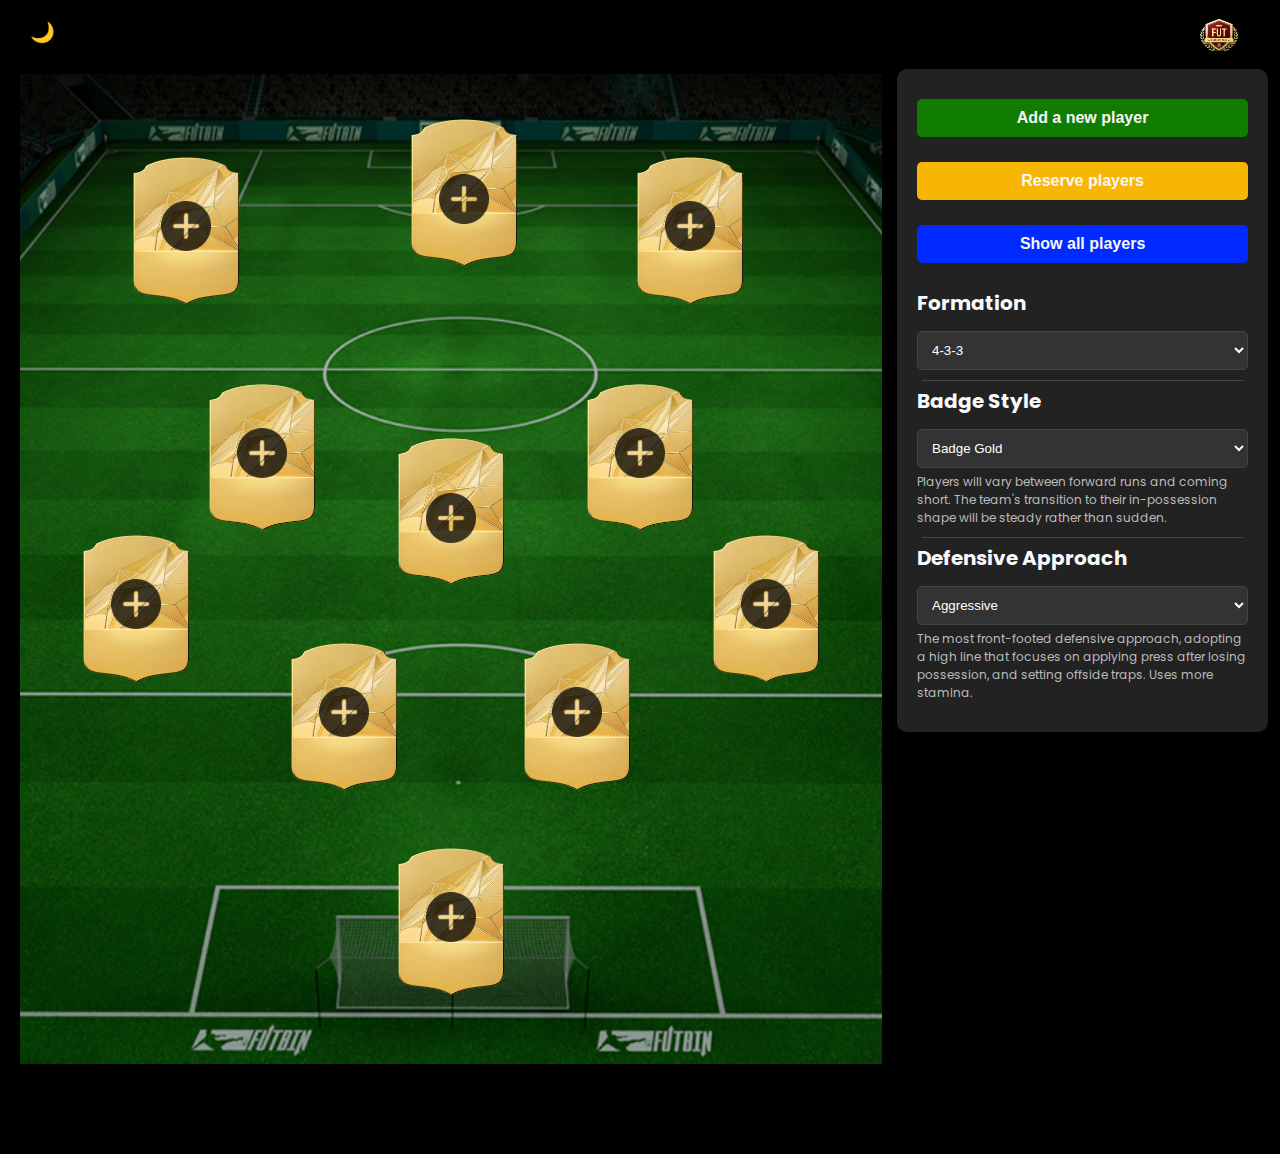
<file: index.html>
<!DOCTYPE html>
<html lang="en">

<head>
    <meta charset="UTF-8">
    <meta name="viewport" content="width=device-width, initial-scale=1.0">
    <link href='https://fonts.googleapis.com/css?family=Poppins' rel='stylesheet'>
    <link rel="stylesheet" href="assets/styles/styles.css">
    <title>FUT Champions</title>
</head>

<body>

    <header class="navbar">
        <img src="assets/media/images/logo PNG.png" class="logo-img"></img>
        <button id="theme-switcher" class="theme-btn">🌙</button>
    </header>

    <div class="container">
        <div class="stadium">
            <img src="assets/media/images/stadium_background.webp" alt="stadium-img" class="background-image">

            <img src="assets/media/images/badge_gold.png" alt="card-gk" class="card-gk">
            <img src="assets/media/images/plus.png" alt="card-gk-plus" class="card-gk-plus">
            <div class="absolute -right-4 top-3">
                <div class="cursor-pointer text-[rgb(247,231,195)]" onclick="edit()">
                    <i class="fa-solid fa-pen-to-square"></i>
                </div>
                <div class="cursor-pointer text-[#F7E7C3]" data-info="action-btn" onclick="handleDelete(event)">
                    <i class="fa-solid fa-trash" data-info="action-icon"></i>
                </div>
            </div>


            <div id="players-list">
                <div id="lb">
                    <img src="assets/media/images/badge_gold.png" alt="card-lm" class="card-lb">
                    <img src="assets/media/images/plus.png" alt="card-lm-plus" class="card-lb-plus" id="gk">
                    <div class="popupJoueurs">
                        <button class="close-btn-joueurs">&times;</button>
                        <div id="player-filter"></div>
                    </div>
                </div>

                <div id="cb-left">
                    <img src="assets/media/images/badge_gold.png" alt="card-cm-left" class="card-cb-left">
                    <img src="assets/media/images/plus.png" alt="card-cm-left-plus" class="card-cb-left-plus">
                </div>

                <div id="cb-right">
                    <img src="assets/media/images/badge_gold.png" alt="card-cm-right" class="card-cb-right">
                    <img src="assets/media/images/plus.png" alt="card-cm-right-plus" class="card-cb-right-plus">
                </div>

                <div id="rb">
                    <img src="assets/media/images/badge_gold.png" alt="card-rm" class="card-rb">
                    <img src="assets/media/images/plus.png" alt="card-rm-plus" class="card-rb-plus">
                </div>

                <div id="cm-center">
                    <img src="assets/media/images/badge_gold.png" alt="card-cb-centre" class="card-cm-centre">
                    <img src="assets/media/images/plus.png" alt="card-cb-centre-plus" class="card-cm-centre-plus">
                </div>

                <div id="cm-left">
                    <img src="assets/media/images/badge_gold.png" alt="card-cb-left" class="card-cm-left">
                    <img src="assets/media/images/plus.png" alt="card-cb-left-plus" class="card-cm-left-plus">
                </div>

                <div id="cm-right">
                    <img src="assets/media/images/badge_gold.png" alt="card-cb-right" class="card-cm-right">
                    <img src="assets/media/images/plus.png" alt="card-cb-right-plus" class="card-cm-right-plus">
                </div>

                <div id="lw">
                    <img src="assets/media/images/badge_gold.png" alt="card-lw" class="card-lw">
                    <img src="assets/media/images/plus.png" alt="card-lw-plus" class="card-lw-plus">
                </div>

                <div id="rw">
                    <img src="assets/media/images/badge_gold.png" alt="card-rw" class="card-rw">
                    <img src="assets/media/images/plus.png" alt="card-rw-plus" class="card-rw-plus">
                </div>

                <div id="st">
                    <img src="assets/media/images/badge_gold.png" alt="card-st" class="card-st">
                    <img src="assets/media/images/plus.png" alt="card-st-plus" class="card-st-plus">
                </div>
            </div>
        </div>


        <div class="options">
            <div class="options-container">
                <div>
                    <button class="add-button" onclick="openPopup()">Add a new player</button>
                </div>
                <div class="form-popup">
                    <button class="close-btn">&times;</button>
                    <form id="myForm" class="form">
                        <h2>Player information</h2>
                        <div class="form-elements">
                            <div class="upload-img-container">
                                <div class="upload-img-flag">
                                    <div>
                                        <label for="flag">Nationality Flag</label>
                                    </div>
                                    <div id="divFlag">
                                        <label for="flag" class="custom-file-upload">Flag</label>
                                        <input id="flag" type="file" />
                                        <span id="erreur-flag" class="erreur-message"></span>
                                    </div>

                                </div>

                                <div class="upload-img-logo">
                                    <div>
                                        <label for="logo">Club Logo</label>
                                    </div>
                                    <div id="divLogo">
                                        <label for="logo" class="custom-file-upload">Logo</label>
                                        <input id="logo" type="file" />
                                        <span id="erreur-logo" class="erreur-message"></span>
                                    </div>
                                </div>
                            </div>
                            <div id="divPhoto">
                                <label for="photo">Player photo</label>
                                <input type="url" placeholder="Player photo URL" id="photo" class="inputs" />
                                <span id="erreur-image" class="erreur-message"></span>
                            </div>
                            <div class="name-rate-input">
                                <div class="input-name" id="divName">
                                    <label for="name">Name</label>
                                    <input type="text" id="name" placeholder="Enter player name" />
                                    <span class="erreur-message" id="erreur-name"></span>
                                </div>
                                <div id="divRating">
                                    <label for="rating">Rating</label>
                                    <input type="number" id="rating" name="rating" min="1" max="99" class="inputs"
                                        placeholder="Rating" />
                                    <span class="erreur-message" id="erreur-rating"></span>
                                </div>
                            </div>
                            <div class="select-position" id="divPosition">
                                <label for="position">Position</label>
                                <select id="position">
                                    <option></option>
                                    <option value="Defender central (CB)">Defender central (CB)</option>
                                    <option value="Defender full-back left (LB)">Defender full-back left (LB)</option>
                                    <option value="Defender full-back right (RB)">Defender full-back right (RB)</option>
                                    <option value="Defender Midfielder central (CM)">Defender Midfielder central (CM)
                                    </option>
                                    <option value="Defender attacking midfielder (CM)">Defender attacking midfielder
                                        (CM)</option>
                                    <option value="Central striker (ST)">Central striker (ST)</option>
                                    <option value="Winger left (LW)">Winger left (LW)</option>
                                    <option value="Winger right (RW)">Winger right (RW)</option>
                                    <option value="Goalkeeper (GK)">Goalkeeper (GK)</option>
                                </select>
                                <span id="erreur-position" class="erreur-message"></span>
                            </div>

                            <div class="select-nationality" id="divNationality">
                                <label for="nationality">Nationality</label>
                                <select id="nationality">
                                    <option></option>
                                    <option value="afghanistan">Afghanistan</option>
                                    <option value="albania">Albania</option>
                                    <option value="algeria">Algeria</option>
                                    <option value="argentina">Argentina</option>
                                    <option value="australia">Australia</option>
                                    <option value="brazil">Brazil</option>
                                    <option value="canada">Canada</option>
                                    <option value="china">China</option>
                                    <option value="egypt">Egypt</option>
                                    <option value="france">France</option>
                                    <option value="germany">Germany</option>
                                    <option value="india">India</option>
                                    <option value="italy">Italy</option>
                                    <option value="japan">Japan</option>
                                    <option value="mexico">Mexico</option>
                                    <option value="morocco">Morocco</option>
                                    <option value="russia">Russia</option>
                                    <option value="saudi-arabia">Saudi Arabia</option>
                                    <option value="spain">Spain</option>
                                    <option value="united-states">United States</option>
                                </select>
                                <span id="erreur-nationality" class="erreur-message"></span>
                            </div>

                            <div class="select-club" id="divClub">
                                <label for="club">Club</label>
                                <select id="club">
                                    <option></option>
                                    <option value="real-madrid">Real Madrid</option>
                                    <option value="barcelona">FC Barcelona</option>
                                    <option value="manchester-united">Manchester United</option>
                                    <option value="manchester-city">Manchester City</option>
                                    <option value="bayern-munich">Bayern Munich</option>
                                    <option value="paris-saint-germain">
                                        Paris Saint-Germain (PSG)
                                    </option>
                                    <option value="liverpool">Liverpool FC</option>
                                    <option value="chelsea">Chelsea FC</option>
                                    <option value="juventus">Juventus</option>
                                    <option value="inter-milan">Inter Milan</option>
                                    <option value="ac-milan">AC Milan</option>
                                    <option value="arsenal">Arsenal FC</option>
                                    <option value="ajax">Ajax</option>
                                    <option value="atletico-madrid">Atlético Madrid</option>
                                    <option value="dortmund">Borussia Dortmund</option>
                                    <option value="tottenham">Tottenham Hotspur</option>
                                </select>
                                <span id="erreur-club" class="erreur-message"></span>
                            </div>

                            <div class="formation"></div>
                            <!-- <div id="errorMessages"></div> -->
                            <button type="button" id="submit-btn" class="submit-form-btn">
                                Add player
                            </button>
                        </div>
                    </form>
                </div>
                <div>

                    <div>
                        <button class="reserve-button">Reserve players</button>
                    </div>

                    <div id="reserve-players-popup" class="popup">
                        <div class="popup-content">
                            <span class="close-btn-reserve">&times;</span>
                            <div id="player-lists">
                
                            </div>
                        </div>
                    </div>

                    <div>
                        <button class="show-button">Show all players</button>
                    </div>

                    <div id="show-players-popup" class="popup">
                        <div class="popup-content">
                            <span class="close-btn-display-all">&times;</span>
                            <div id="players-lists">
                
                            </div>
                        </div>
                    </div>

    
                <div class="section">
                    <div class="formation-option">
                        <h2>Formation</h2>
                        <select>
                            <option>4-3-3</option>
                        </select>
                    </div>

                </div>
                <hr />
                <div class="section">
                    <h2>Badge Style</h2>
                    <select>
                        <option>Badge Gold</option>
                        <option>Badge Total ruch</option>
                        <option>Ballon d'or</option>

                    </select>
                    <p>
                        Players will vary between forward runs and coming short. The team's
                        transition to their in-possession shape will be steady rather than
                        sudden.
                    </p>
                </div>
                <hr />
                <div class="section">
                    <h2>Defensive Approach</h2>
                    <select>
                        <option>Aggressive</option>
                    </select>
                    <p>
                        The most front-footed defensive approach, adopting a high line that
                        focuses on applying press after losing possession, and setting offside
                        traps. Uses more stamina.
                    </p>
                </div>
            </div>
        </div>

        <script src="../assets/scripts/main.js"></script>
</body>

</html>
</file>
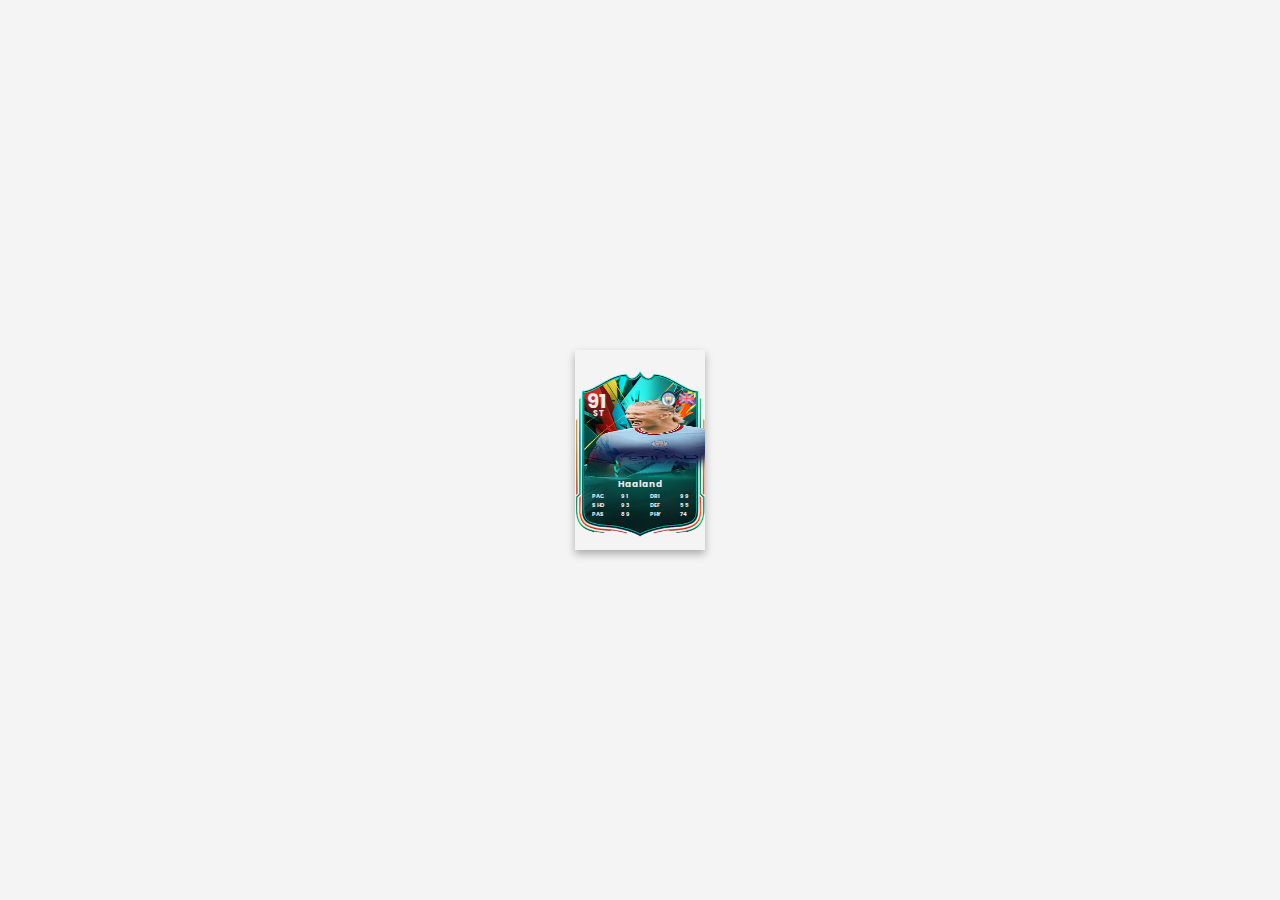
<file: pages/test.html>
<!DOCTYPE html>
<html lang="en">

<head>
    <meta charset="UTF-8">
    <meta name="viewport" content="width=device-width, initial-scale=1.0">
    <link href='https://fonts.googleapis.com/css?family=Poppins' rel='stylesheet'>
    <link rel="stylesheet" href="../assets/styles/test.css">
    <title>FUT Champions</title>
</head>

<body>

    <div class="card">
        <!-- Player Photo -->
        <div class="photo">
            <img src="../assets/media/images/50570733.png" >
        </div>

        <!-- Player Name -->
        <div id="name-place">
            <div class="name">Haaland</div>
        </div>
        <div class="rat-rate">91</div>

        <!-- Player Position -->
        <div class="position">ST</div>

        <!-- Nationality and Club -->
        <div class="club-flag">
            <div >
                <img class="flag" src="../assets/media/images/Flag_of_the_United_Kingdo.png" >
            </div>
            <div >
                <img class="logo" src="../assets/media/images/manchester-city.png" >
            </div>
        </div>

        <!-- Player Stats -->
        <div class="stats">
            <div id="stats-1">
                <div class="content-stats">
                <div>PAC</div>
                <div>91</div>
                <div>SHO</div>
                <div>93</div>
                <div>PAS</div>
                <div>89</div>
            </div>
            </div>
            <div id="stats-2">
                <div class="content-stats">
                <div>DRI</div>
                <div>99</div>
                <div>DEF</div>
                <div>55</div>
                <div>PHY</div>
                <div>74</div>
                </div>
            </div>
        </div>
    </div>
</body>

</html>
</file>
<file: assets/styles/styles.css>
:root {
    --color-text : rgb(236, 236, 236);
}

*{
    margin: 0;
    padding: 0;
    text-decoration: none;
    list-style: none;
}

body {
    font-family: 'Poppins';
    padding: 10px;
    background-color: black;
    color: white;
    font-size: 25px;
}

body.light {
    background-color: #f9f9f9;
    color: #333;
}

body.dark {
    background-color: #000000;
    color: #f9f9f9;
}

.navbar {
    display: flex;
    justify-content: space-between;
    align-items: center;
    padding: 10px 20px;
    color: #fff;
    position: sticky;
    margin-top: 0;
    margin-bottom: 10px;
}

.navbar .logo-img {
    position: absolute;
    top: 0;
    left: 92%;
    height: 50px;
    width: 100px;

}

.theme-btn {
    border: none;
    background: none;
    color: #fff;
    font-size: 20px;
    cursor: pointer;
}

.container {
    display: grid;
    grid-template-columns: 70% 30%;
    position: relative;
    height: 120vh;
}

.stadium {
    padding: 10px;
    height: 110vh;
    width: auto;
}

.options {
    padding: 5px;
    width: auto;
    height: 110vh;
}

.background-image {
    width: 100%;
    height: 100%;
    object-fit: cover;
}

.card-gk, .card-cb-left, .card-cb-right, .card-cm-centre, .card-cm-left, .card-cm-right, .card-st, .card-lb , .card-lw, .card-rw, .card-rb{ 
    position: absolute;
    transform: translate(-50%, -50%);
    width: 130px;
}

.card-gk-plus, .card-cb-left-plus, .card-cb-right-plus, .card-cm-centre-plus, .card-cm-left-plus, .card-cm-right-plus, .card-st-plus, .card-lb-plus , .card-lw-plus, .card-rw-plus, .card-rb-plus { 
    position: absolute;
    transform: translate(-50%, -50%);
    width: 50px; 
    opacity: 75%;
}

.card-gk {
    top: 79%;
    left: 35%;
}

.card-gk-plus {
    top: 79%;
    left: 35%;
}

.card-lb {
    top: 50%;
    left: 10%;
}

.card-lb-plus {
    top: 50%;
    left: 10%;
}

.card-cb-right {
    top: 60%;
    left: 26.5%;
}

.card-cb-right-plus {
    top: 60%;
    left: 26.5%;
    width: 50px; 
    opacity: 75%;
}


.card-cb-left {
    top: 60%;
    left: 45%;
}

.card-cb-left-plus {
    top: 60%;
    left: 45%;
    width: 50px; 
    opacity: 75%;
}

.card-rw {
    top: 50%;
    left: 60%;
}

.card-rw-plus {
    top: 50%;
    left: 60%;
}

.card-cm-left {
    top: 36%;
    left: 50%;
}

.card-cm-left-plus {
    top: 36%;
    left: 50%;
}

.card-cm-centre {
    top: 41%;
    left: 35%;
}

.card-cm-centre-plus {
    top: 42%;
    left: 35%;
}

.card-cm-right {
    top: 36%;
    left: 20%;
}

.card-cm-right-plus {
    top: 36%;
    left: 20%;
}

.card-rb {
    top: 15%;
    left: 54%;
}

.card-rb-plus {
    top: 15%;
    left: 54%;
}

.card-st {
    top: 11.5%;
    left: 36%;
}

.card-st-plus {
    top: 12.5%;
    left: 36%;
}

.card-lw {
    top: 15%;
    left: 14%;
}

.card-lw-plus {
    top: 15%;
    left: 14%;
}

.options-container {
    width: 90%;
    height: auto;
    max-width: 400px;
    margin: auto 0px 20px auto;
    background-color: #222;
    padding: 20px;
    border-radius: 10px;
    box-shadow: 0 4px 10px rgba(0, 0, 0, 0.7);
}

.section {
    margin-bottom: 10px;
}

.formation-option {
    margin-top: 10px;
    margin-bottom: 10px
}

.section h2 {
    margin-bottom: 10px;
    font-size: 20px;
    
}

.section select {
    width: 100%;
    
    padding: 10px;
    background-color: #333;
    color: #fff;
    border: 1px solid #444;
    border-radius: 5px;
}

.section p {
    margin-top: 5px;
    font-size: 12px;
    color: #bbb;
    line-height: 1.5;
}

hr {
    border: none;
    height: 1px;
    background-color: #444;
    margin: 5px ;
}

.add-button {
    width: 100%;
    padding: 10px;
    margin-bottom: 15px;
    background-color: #107d01;
    color: #f7f7f7;
    border: none;
    border-radius: 5px;
    font-size: 16px;
    font-weight: bold;
    cursor: pointer;
    margin-top: 10px;
    transition: background-color 0.3s ease;
}

.add-button:hover {
    background-color: #e0e0e0; 
}

.show-button {
    width: 100%;
    padding: 10px;
    margin-bottom: 15px;
    background-color: #002aff;
    color: #f7f7f7;
    border: none;
    border-radius: 5px;
    font-size: 16px;
    font-weight: bold;
    cursor: pointer;
    margin-top: 10px;
    transition: background-color 0.3s ease;
}

.show-button:hover {
    background-color: #e0e0e0; 
}

.reserve-button {
    width: 100%;
    padding: 10px;
    margin-bottom: 15px;
    background-color: #f7b602;
    color: #f7f7f7;
    border: none;
    border-radius: 5px;
    font-size: 16px;
    font-weight: bold;
    cursor: pointer;
    margin-top: 10px;
    transition: background-color 0.3s ease;
}

.reserve-button:hover {
    background-color: #e0e0e0; 
}

.form-popup {
    display: none;
    position: fixed;
    justify-content: center;
    align-items: center;
    top: 50%;
    left: 50%;
    transform: translate(-50%, -50%);
    height: 90vh;
    width: 400px;
    border-radius: 10px;
    background-color: rgba(0, 0, 0, 0.8); 
    z-index: 1000;
    padding: 20px;
    overflow-y: auto;
    scrollbar-width: none;
}
.popupJoueurs {
    display: none;
    position: fixed;
    justify-content: center;
    align-items: center;
    top: 50%;
    left: 50%;
    transform: translate(-50%, -50%);
    height: 30vh;
    width: 400px;
    border-radius: 10px;
    background-color: rgba(91, 91, 91, 0.8); 
    z-index: 1000;
    padding: 20px;
    overflow-y: auto;
    scrollbar-width: none;
}

form::-webkit-scrollbar {
    display: none;
}

.close-btn {
    position: absolute;
    top: 10px;
    right: 10px;
    font-size: 20px;
    color: #333;
    cursor: pointer;
    background: none;
    border: none;
    outline: none;
}
.close-btn-joueurs {
    position: absolute;
    top: 10px;
    right: 10px;
    font-size: 30px;
    color: white;
    cursor: pointer;
    background: none;
    border: none;
    outline: none;
}

.form {
    display: flex;
    flex-direction: column;
    gap: 15px;

}

.form h2 {
    text-align: center;
    font-weight: bold;
    font-size: 35px;
    color: #002aff;
}

.form-elements label {
    font-size: 14px;
    margin-bottom: 5px;
    margin-top: 10px;
}

.form-elements input,
.form-elements select {
    width: 100%;
    padding: 10px;
    font-size: 14px;
    border: 1px solid #ffffff;
    border-radius: 5px;
    outline: none;
    box-sizing: border-box;
    
}

.upload-img-container {
    display: flex;
    position: relative;
}

.upload-img-photo {
    flex: 1;
    display: flex;
    flex-direction: column;
    margin: 10px;
    width: 33%;
    align-items: center;
}

.upload-img-flag {
    flex: 1;
    display: flex;
    flex-direction: column;
    margin: 10px;
    width: 33%;
    align-items: center;}

.upload-img-logo {
    flex: 1;
    display: flex;
    flex-direction: column;
    margin: 10px;
    width: 33%;
    align-items: center;
}

input[type="file"] {
    display: none;
}

.custom-file-upload {
    border: 1px solid #ccc;
    display: inline-block;
    padding: 30px 30px;
    cursor: pointer;
    border-radius: 50%;
}

.custom-file-upload:hover {
    background-color: #007bff; 
}

.form-elements input:focus,
.form-elements select:focus {
    border-color: #007bff;
}

.name-rate-input {
    display: flex;
}

.input-name {
    flex: 7;
    margin-right: 10px;
}

#rating {
    flex: 3;
}

.form-elements
.submit-form-btn {
    width: 100%;
    padding: 10px;
    margin-bottom: 10px;
    background-color: #002aff;
    color: #f7f7f7;
    border: none;
    border-radius: 5px;
    font-size: 16px;
    font-weight: bold;
    cursor: pointer;
    margin-top: 25px;
    transition: background-color 0.3s ease;
}

.submit-button:hover {
    background-color: #e0e0e0; 
}


body::before {
    content: "";
    display: none;
    position: fixed;
    top: 0;
    left: 0;
    width: 100%;
    height: 100%;
    background-color: rgba(0, 0, 0, 0.5);
    z-index: 999;
}

.form-popup.active {
    display: block;
}
.popupJoueurs.active {
    display: block;
}

body.popup-active::before {
    display: block;
}


.close-btn {
    position: absolute;
    top: 10px;
    right: 10px;
    background: none;
    border: none;
    font-size: 20px;
    color: #ffffff;
    cursor: pointer;
}

.close-btn:hover {
    color: rgb(255, 255, 255);
}

.card {
    height: 130px;
    z-index: 10px;
}

.formation{
    display: grid;
    grid-template-columns: 1fr 1fr 1fr ;
    gap : 5%;
}

.upload-status-icon {
    font-size: 18px;
    margin-left: 10px;
    vertical-align: middle;
    color: red;
}


.custom-file-upload:hover {
    background-color: #0056b3;
}

.erreur-message {
    color: red;
    font-size: 10px;
    margin-top: 5px;
    display: block;
    z-index: 10;
}

.popup {
    background-color: rgba(0, 0, 0, 0.8); 
    position: fixed;
    top: 7%;
    left: 5%;
    width: 90%;
    height: 90%;
    display: none;
    justify-content: center;
    align-items: center;
    z-index: 1000;
}

.popup.active {
    display: flex;
}

#players-lists,#player-lists{
    display: flex;
    flex-wrap: wrap;
    justify-content: center;
    gap: 20px;
    padding: 10px;
}

.popup-content {
    max-height: 90vh;
    overflow-y: auto;
    
}

.close-btn-display-all {
    font-size: 24px;
    font-weight: bold;
    color: #ffffff;
    cursor: pointer;
    position: absolute;
    top: 10px;
    right: 30px;
}

.close-btn-reserve {
    font-size: 24px;
    font-weight: bold;
    color: #ffffff;
    cursor: pointer;
    position: absolute;
    top: 10px;
    right: 30px;
}

.card {
    font-family: 'Poppins';
    width: 130px;
    height: 200px;
    background: url('../media/images/badge_total_rush.webp') no-repeat center/cover;
    box-shadow: 0 4px 8px rgba(0, 0, 0, 0.3);
    position: relative;
    color: var(--color-text);
    text-align: center;
    overflow: hidden;
}

.icons-card {
    position: absolute;
    top: 20%;
    left: 90%;

}

#delete-icon {
    position: absolute;
    height: 20px;
}

#modif-icon {
    position: absolute;
    height: 20px;
}

.photo {
    width: 130px;
    height: 79px;
    border-radius: 10%;
    overflow: hidden;
    position: relative;
    top: 23.5%;
    left: 0%;
}

.photo img {
    width: 100%;
    height: 100%;
}

#name-place {
    display: flex;
    justify-content: center;
    font-size: 9px;
    font-weight: bold;
    position: absolute;
    top: 61.5%;
    margin: 5px 0;
    width: 100%;
}

.name{
    display: flex;
    justify-content: center;
}

.position {
    font-size: 8px;
    font-weight: bold;
    margin-bottom: 10px;
    position: absolute;
    top: 29%;
    left: 13.5%;
}

.rat-rate {
    font-size: 20px;
    font-weight: bold;
    padding: 0;
    margin: 0;
    position: absolute;
    top: 18%;
    left: 9%;
}

.flag{
    position: absolute;
    top: 20.5%;
    left: 80%;
    width: 15px;
    height: 15px;

}

.logo {
    position: absolute;
    top: 20.5%;
    left: 66%;
    width: 15px;
    height: 15px;
}

.stats {
    display: flex;  
    width: 90%;
    position: absolute;
    top: 71%;
    left: 13%;

}

#stats-1 {
    flex: 1;
}

.line-img {
    width: 24.5px;
    position: absolute;
    top: 0%;
    left: 31%;

}

#stats-2 {
    flex: 1;
}

.content-stats {
    display: grid;
    grid-template-columns: 1fr 1fr; 
    text-align: left;
    font-size: 5.5px;
    font-weight: bold;
    position: relative;
}


@media (max-width: 426px) {
    body{
        padding: 0;

    }

    .navbar{
        position: relative;
        padding: 5px;
        height: 100%;
        width: 100%;
    }

    .navbar .logo-img {
        position: absolute;
        top: 0;
        left: 70%;
        height: 50px;
        width: 100px;
    
    }

    .card {
        height: 220px;
    }

    .container {
        display: flex;
        flex-direction: column;
        align-items: center;
        position: relative;
        padding: 0;
        margin: 0;
        height: 100vh;
        width: 100%;
    }
    
    .stadium {
        position: relative;
        display: grid;
        grid-template-columns: 100%;
        margin: 5 0 5 0;
        height: 100%;
        width: auto;
    }
    
    .options {
        padding: 10px;
        height: auto;
        width: auto;
        margin: 5 0 5 0;
    }
    
    .background-image {
        width: 100%;
        height: 100%;
        object-fit: cover;
        position: relative;
    }

    .card-gk, .card-cb-left, .card-cb-right, .card-cm-centre, .card-cm-left, .card-cm-right, .card-st, .card-lb , .card-lw, .card-rw, .card-rb{ 
        height: 70px;
        width: 70px;
    }

    .card-gk-plus, .card-cb-left-plus, .card-cb-right-plus, .card-cm-centre-plus, .card-cm-left-plus, .card-cm-right-plus, .card-st-plus, .card-lb-plus , .card-lw-plus, .card-rw-plus, .card-rb-plus { 
        height: 20px;
        width: 20px;
        opacity: 75%;
    }
    
    .card-gk {
        top: 75%;
        left: 50%;
    }
    
    .card-gk-plus {
        top: 75%;
        left: 50%;
    }
    
    .card-lb {
        top: 59%;
        left: 14%;
    }
    
    .card-lb-plus {
        top: 59%;
        left: 14%;
    }
    
    .card-cb-right {
        top: 55%;
        left: 35%;
    }
    
    .card-cb-right-plus {
        top: 55%;
        left: 35%;
    }
    
    .card-cb-left {
        top: 55%;
        left: 65%;
    }
    
    .card-cb-left-plus {
        top: 55%;
        left: 65%;
    }
    
    .card-rb {
        top: 59%;
        left: 87%;
        }
    
    .card-rb-plus {
        top: 59%;
        left: 87%;
    }
    
    .card-cm-left {
        top: 36%;
        left: 80%;
        }
    
    .card-cm-left-plus {
        top: 36%;
        left: 80%;
    }
    
    .card-cm-centre {
        top: 36%;
        left: 50%;
        }
    
    .card-cm-centre-plus {
        top: 36%;
        left: 50%;
    }
    
    .card-cm-right {
        top: 36%;
        left: 20%;
        }
    
    .card-cm-right-plus {
        top: 36%;
        left: 20%;
    }
    
    .card-rw {
        top: 14%;
        left: 75%;
    }
    
    .card-rw-plus {
        top: 14%;
        left: 75%;
    }

    .card-st {
        top: 14%;
        left: 50%; 
    }
    
    .card-st-plus {
        top: 14%;
        left: 50%;
    }
    
    .card-lw {
        top: 14%;
        left: 25%;    
    }
    
    .card-lw-plus {
        top: 14%;
        left: 25%;
    }
    .section p {
        font-size: 10px;
    }
    .form-popup {
        width: 80%;
        height: 90%;
    }
    .options {
        height: auto;
        width: auto;
    }
}

@media (min-width: 768px) and (max-width: 1056px) {
    .card-gk, .card-cb-left, .card-cb-right, .card-cm-centre, .card-cm-left, .card-cm-right, .card-st, .card-lb , .card-lw, .card-rw, .card-rb{ 
        height: 120px;
        width: 120px;
    }

    .card-gk-plus, .card-cb-left-plus, .card-cb-right-plus, .card-cm-centre-plus, .card-cm-left-plus, .card-cm-right-plus, .card-st-plus, .card-lb-plus , .card-lw-plus, .card-rw-plus-plus, .card-rb-plus{ 
        height: 35px;
        width: 35px;
    }
}
</file>
<file: assets/styles/test.css>
:root {
    --color-text : rgb(236, 236, 236);
}

body {
    font-family: 'Poppins';
    background-color: #f4f4f4;
    display: flex;
    justify-content: center;
    align-items: center;
    height: 100vh;
    margin: 0;
}

.card {
    width: 130px;
    height: 200px;
    background: url('../media/images/badge_total_rush.webp') no-repeat center/cover;
    box-shadow: 0 4px 8px rgba(0, 0, 0, 0.3);
    position: relative;
    color: var(--color-text);
    text-align: center;
    overflow: hidden;
}

.photo {
    width: 168px;
    height: 80px;
    border-radius: 10%;
    overflow: hidden;
    position: relative;
    top: 24%;
    left: -16.5%;
}

.photo img {
    width: 100%;
    height: 100%;
}

#name-place {
    display: flex;
    justify-content: center;
    font-size: 9px;
    font-weight: bold;
    position: absolute;
    top: 61.5%;
    margin: 5px 0;
    width: 100%;
}

.name{
    display: flex;
    justify-content: center;
}

.position {
    font-size: 8px;
    font-weight: bold;
    margin-bottom: 10px;
    position: absolute;
    top: 29%;
    left: 13.5%;
}

.rat-rate {
    font-size: 20px;
    font-weight: bold;
    padding: 0;
    margin: 0;
    position: absolute;
    top: 18%;
    left: 9%;
}

.flag{
    position: absolute;
    top: 20.5%;
    left: 80%;
    width: 15px;
    height: 15px;

}

.logo {
    position: absolute;
    top: 20.5%;
    left: 66%;
    width: 15px;
    height: 15px;

}

.stats {
    display: flex;  
    width: 90%;
    position: absolute;
    top: 71%;
    left: 13%;

}

#stats-1 {
    flex: 1;
}

.line-img {
    width: 24.5px;
    position: absolute;
    top: 0%;
    left: 31%;

}

#stats-2 {
    flex: 1;
}

.content-stats {
    display: grid;
    grid-template-columns: 1fr 1fr; 
    text-align: left;
    font-size: 5.5px;
    font-weight: bold;
    position: relative;
}
</file>
